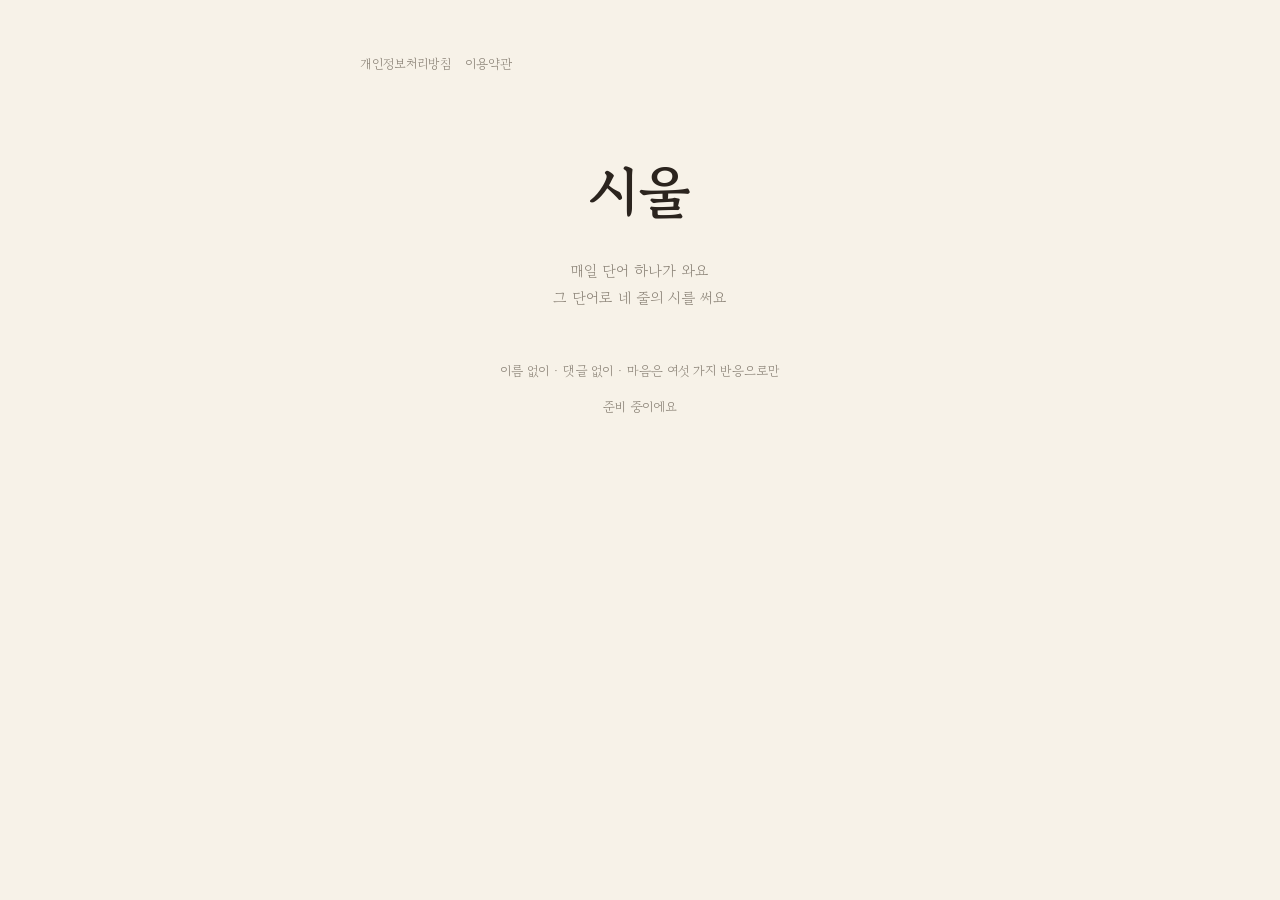
<file: index.html>
<!doctype html>
<html lang="ko">
<head>
<meta charset="utf-8">
<meta name="viewport" content="width=device-width, initial-scale=1">
<title>시울</title>
<link rel="preconnect" href="https://fonts.googleapis.com">
<link href="https://fonts.googleapis.com/css2?family=Gowun+Batang:wght@400;700&display=swap" rel="stylesheet">
<link rel="stylesheet" href="style.css">
</head>
<body>
<main>
  <nav><a href="privacy.html">개인정보처리방침</a><a href="terms.html">이용약관</a></nav>
  <div class="word">시울</div>
  <p class="hint">매일 단어 하나가 와요<br>그 단어로 네 줄의 시를 써요</p>
  <p class="center muted" style="margin-top:48px">이름 없이 · 댓글 없이 · 마음은 여섯 가지 반응으로만</p>
  <p class="center muted" id="preview">준비 중이에요</p>
</main>
</body>
</html>
</file>
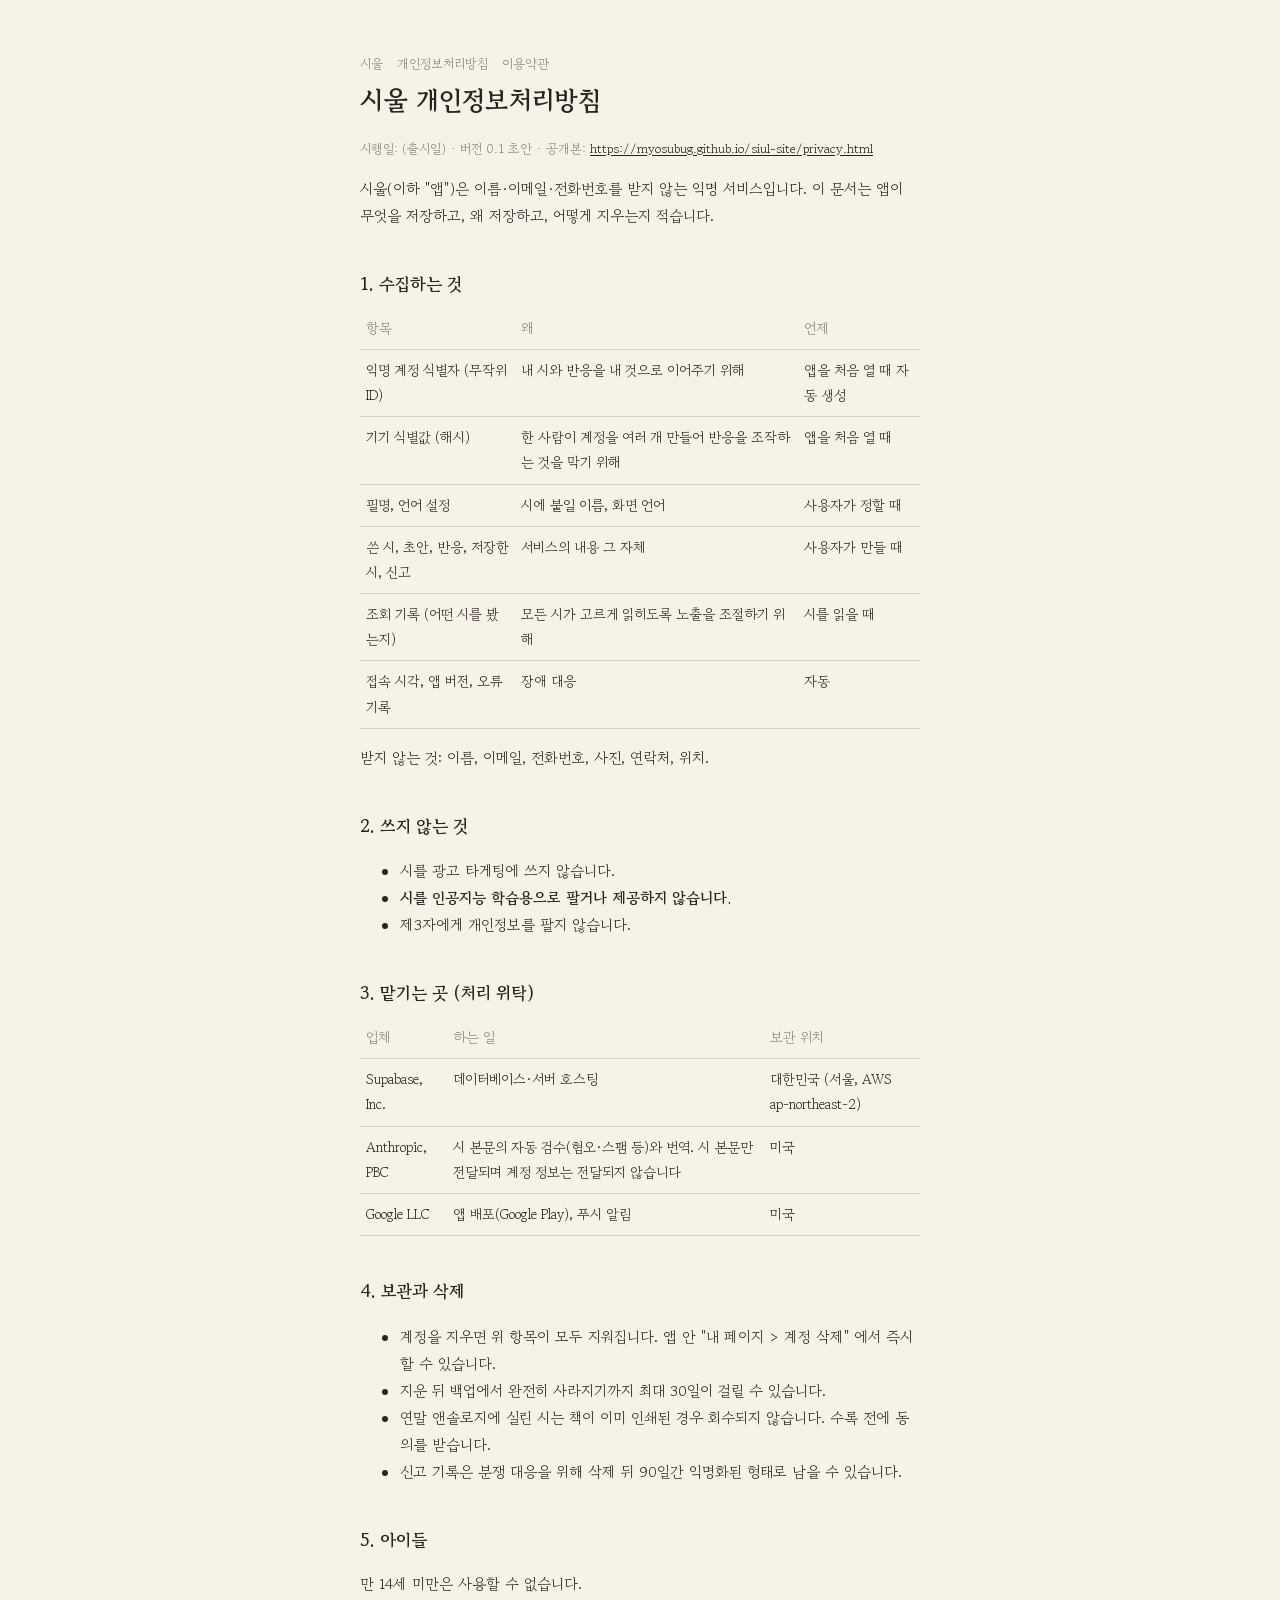
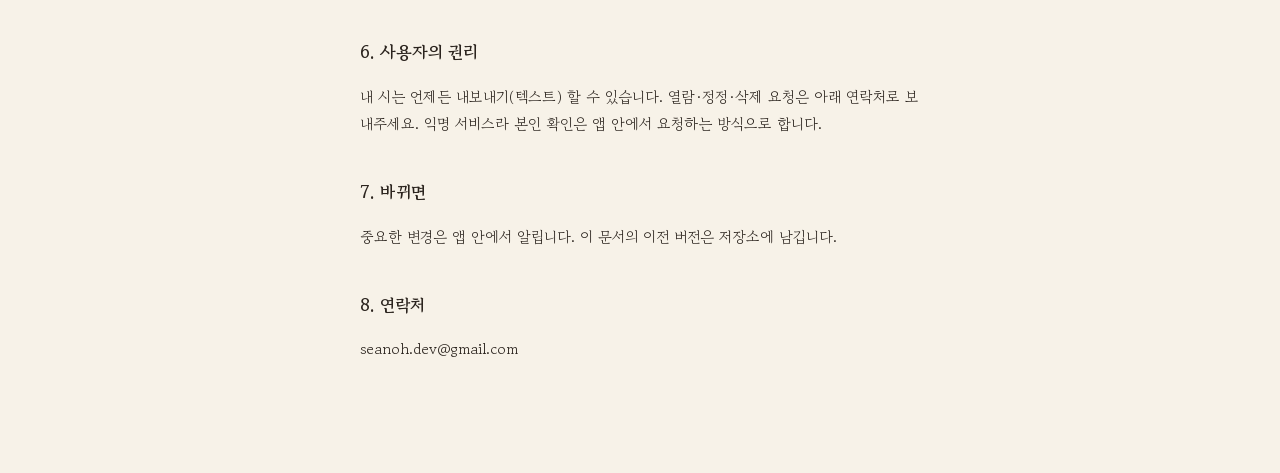
<file: privacy.html>
<!doctype html>
<html lang="ko">
<head>
<meta charset="utf-8">
<meta name="viewport" content="width=device-width, initial-scale=1">
<title>시울 개인정보처리방침</title>
<link rel="preconnect" href="https://fonts.googleapis.com">
<link href="https://fonts.googleapis.com/css2?family=Gowun+Batang:wght@400;700&display=swap" rel="stylesheet">
<link rel="stylesheet" href="style.css">
</head>
<body>
<main>
  <nav><a href="index.html">시울</a><a href="privacy.html">개인정보처리방침</a><a href="terms.html">이용약관</a></nav>
<h1>시울 개인정보처리방침</h1>
<p class="muted">시행일: (출시일)  ·  버전 0.1 초안  ·  공개본: <a href="https://myosubug.github.io/siul-site/privacy.html">https://myosubug.github.io/siul-site/privacy.html</a></p>
<p>시울(이하 &quot;앱&quot;)은 이름·이메일·전화번호를 받지 않는 익명 서비스입니다. 이 문서는 앱이 무엇을 저장하고, 왜 저장하고, 어떻게 지우는지 적습니다.</p>
<h2>1. 수집하는 것</h2>
<table>
<tr><th>항목</th><th>왜</th><th>언제</th></tr>
<tr><td>익명 계정 식별자 (무작위 ID)</td><td>내 시와 반응을 내 것으로 이어주기 위해</td><td>앱을 처음 열 때 자동 생성</td></tr>
<tr><td>기기 식별값 (해시)</td><td>한 사람이 계정을 여러 개 만들어 반응을 조작하는 것을 막기 위해</td><td>앱을 처음 열 때</td></tr>
<tr><td>필명, 언어 설정</td><td>시에 붙일 이름, 화면 언어</td><td>사용자가 정할 때</td></tr>
<tr><td>쓴 시, 초안, 반응, 저장한 시, 신고</td><td>서비스의 내용 그 자체</td><td>사용자가 만들 때</td></tr>
<tr><td>조회 기록 (어떤 시를 봤는지)</td><td>모든 시가 고르게 읽히도록 노출을 조절하기 위해</td><td>시를 읽을 때</td></tr>
<tr><td>접속 시각, 앱 버전, 오류 기록</td><td>장애 대응</td><td>자동</td></tr>
</table>
<p>받지 않는 것: 이름, 이메일, 전화번호, 사진, 연락처, 위치.</p>
<h2>2. 쓰지 않는 것</h2>
<ul>
<li>시를 광고 타게팅에 쓰지 않습니다.</li>
<li><strong>시를 인공지능 학습용으로 팔거나 제공하지 않습니다.</strong></li>
<li>제3자에게 개인정보를 팔지 않습니다.</li>
</ul>
<h2>3. 맡기는 곳 (처리 위탁)</h2>
<table>
<tr><th>업체</th><th>하는 일</th><th>보관 위치</th></tr>
<tr><td>Supabase, Inc.</td><td>데이터베이스·서버 호스팅</td><td>대한민국 (서울, AWS ap-northeast-2)</td></tr>
<tr><td>Anthropic, PBC</td><td>시 본문의 자동 검수(혐오·스팸 등)와 번역. 시 본문만 전달되며 계정 정보는 전달되지 않습니다</td><td>미국</td></tr>
<tr><td>Google LLC</td><td>앱 배포(Google Play), 푸시 알림</td><td>미국</td></tr>
</table>
<h2>4. 보관과 삭제</h2>
<ul>
<li>계정을 지우면 위 항목이 모두 지워집니다. 앱 안 &quot;내 페이지 &gt; 계정 삭제&quot; 에서 즉시 할 수 있습니다.</li>
<li>지운 뒤 백업에서 완전히 사라지기까지 최대 30일이 걸릴 수 있습니다.</li>
<li>연말 앤솔로지에 실린 시는 책이 이미 인쇄된 경우 회수되지 않습니다. 수록 전에 동의를 받습니다.</li>
<li>신고 기록은 분쟁 대응을 위해 삭제 뒤 90일간 익명화된 형태로 남을 수 있습니다.</li>
</ul>
<h2>5. 아이들</h2>
<p>만 14세 미만은 사용할 수 없습니다.</p>
<h2>6. 사용자의 권리</h2>
<p>내 시는 언제든 내보내기(텍스트) 할 수 있습니다. 열람·정정·삭제 요청은 아래 연락처로 보내주세요. 익명 서비스라 본인 확인은 앱 안에서 요청하는 방식으로 합니다.</p>
<h2>7. 바뀌면</h2>
<p>중요한 변경은 앱 안에서 알립니다. 이 문서의 이전 버전은 저장소에 남깁니다.</p>
<h2>8. 연락처</h2>
<p>seanoh.dev@gmail.com</p>
</main>
</body>
</html>
</file>
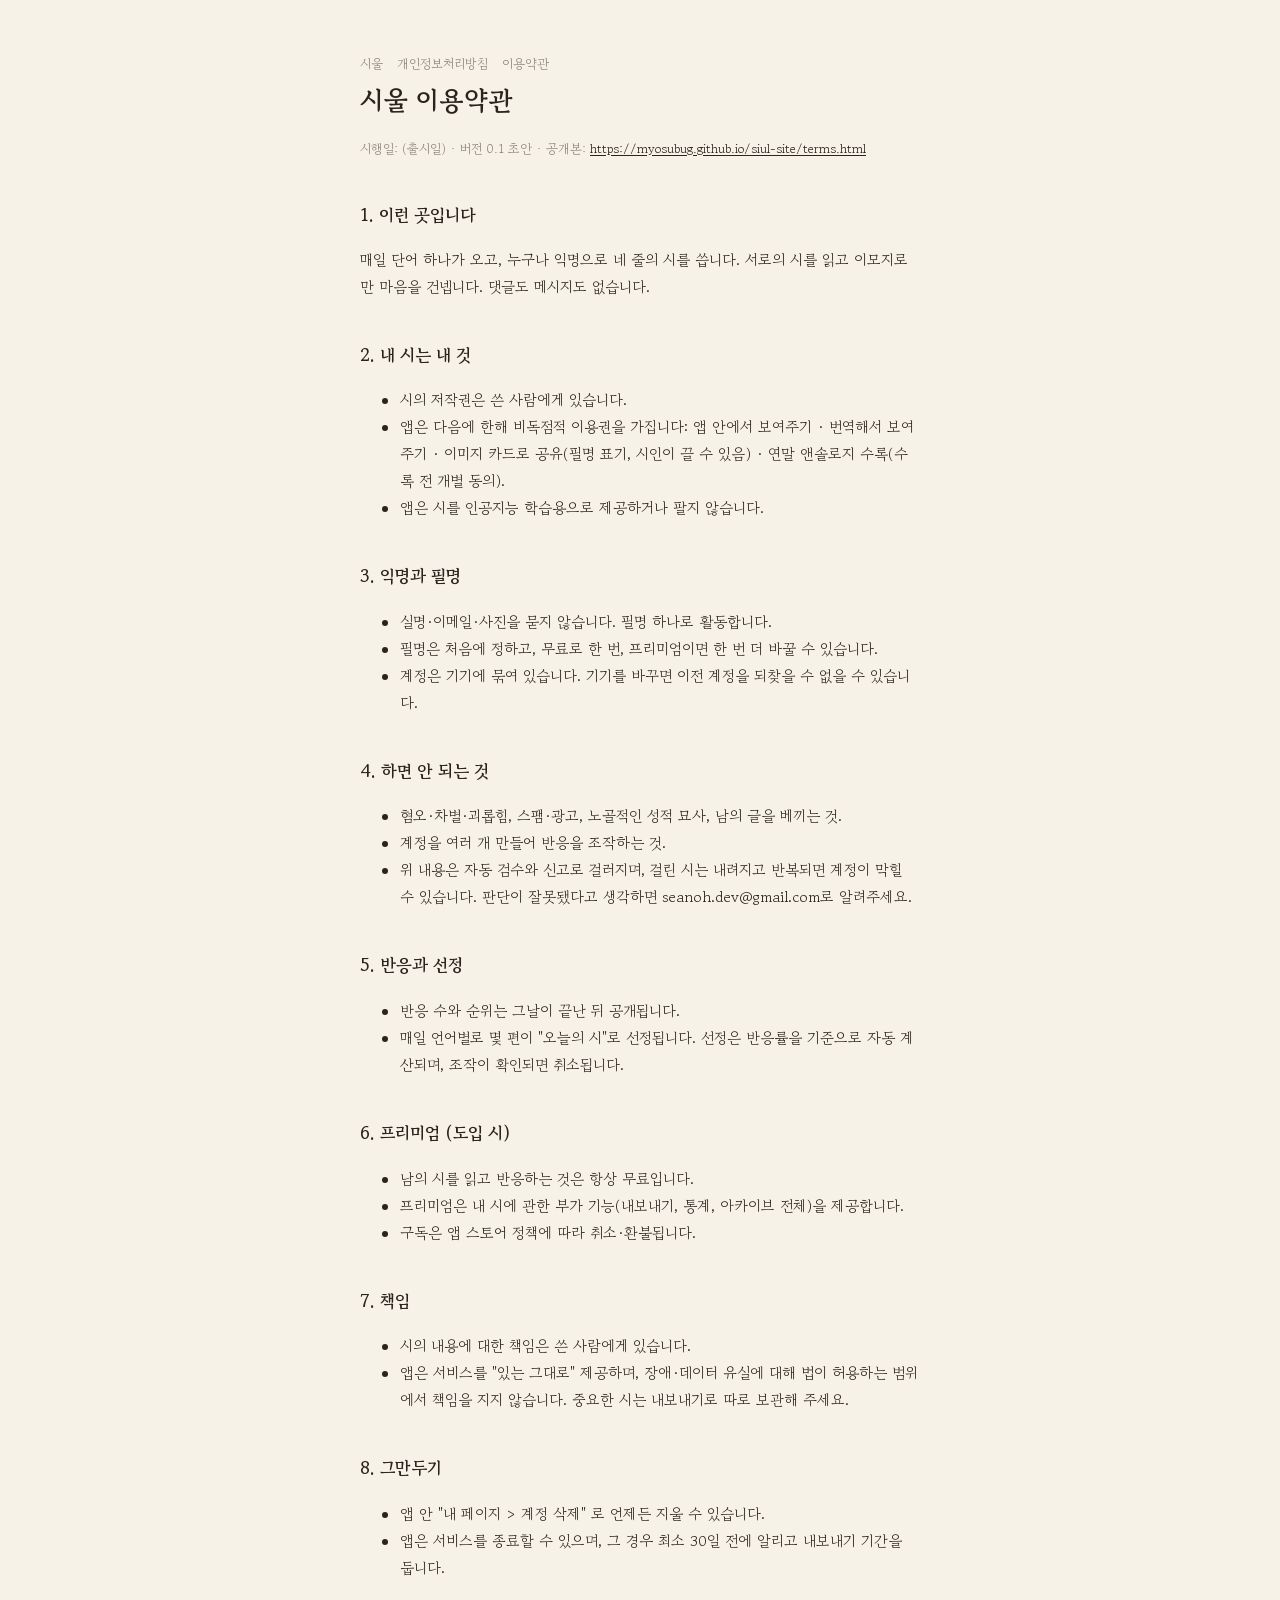
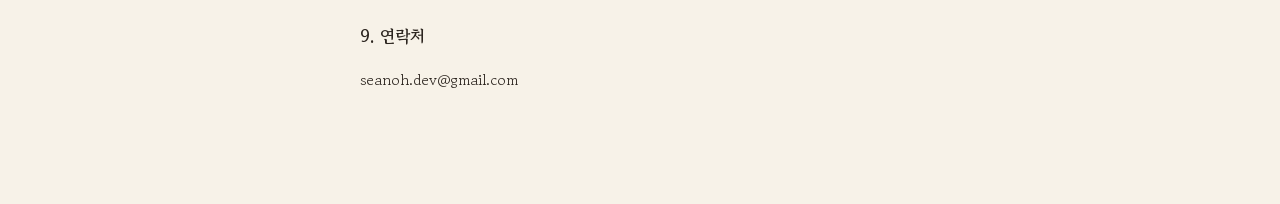
<file: terms.html>
<!doctype html>
<html lang="ko">
<head>
<meta charset="utf-8">
<meta name="viewport" content="width=device-width, initial-scale=1">
<title>시울 이용약관</title>
<link rel="preconnect" href="https://fonts.googleapis.com">
<link href="https://fonts.googleapis.com/css2?family=Gowun+Batang:wght@400;700&display=swap" rel="stylesheet">
<link rel="stylesheet" href="style.css">
</head>
<body>
<main>
  <nav><a href="index.html">시울</a><a href="privacy.html">개인정보처리방침</a><a href="terms.html">이용약관</a></nav>
<h1>시울 이용약관</h1>
<p class="muted">시행일: (출시일)  ·  버전 0.1 초안  ·  공개본: <a href="https://myosubug.github.io/siul-site/terms.html">https://myosubug.github.io/siul-site/terms.html</a></p>
<h2>1. 이런 곳입니다</h2>
<p>매일 단어 하나가 오고, 누구나 익명으로 네 줄의 시를 씁니다. 서로의 시를 읽고 이모지로만 마음을 건넵니다. 댓글도 메시지도 없습니다.</p>
<h2>2. 내 시는 내 것</h2>
<ul>
<li>시의 저작권은 쓴 사람에게 있습니다.</li>
<li>앱은 다음에 한해 비독점적 이용권을 가집니다: 앱 안에서 보여주기 · 번역해서 보여주기 · 이미지 카드로 공유(필명 표기, 시인이 끌 수 있음) · 연말 앤솔로지 수록(수록 전 개별 동의).</li>
<li>앱은 시를 인공지능 학습용으로 제공하거나 팔지 않습니다.</li>
</ul>
<h2>3. 익명과 필명</h2>
<ul>
<li>실명·이메일·사진을 묻지 않습니다. 필명 하나로 활동합니다.</li>
<li>필명은 처음에 정하고, 무료로 한 번, 프리미엄이면 한 번 더 바꿀 수 있습니다.</li>
<li>계정은 기기에 묶여 있습니다. 기기를 바꾸면 이전 계정을 되찾을 수 없을 수 있습니다.</li>
</ul>
<h2>4. 하면 안 되는 것</h2>
<ul>
<li>혐오·차별·괴롭힘, 스팸·광고, 노골적인 성적 묘사, 남의 글을 베끼는 것.</li>
<li>계정을 여러 개 만들어 반응을 조작하는 것.</li>
<li>위 내용은 자동 검수와 신고로 걸러지며, 걸린 시는 내려지고 반복되면 계정이 막힐 수 있습니다. 판단이 잘못됐다고 생각하면 seanoh.dev@gmail.com로 알려주세요.</li>
</ul>
<h2>5. 반응과 선정</h2>
<ul>
<li>반응 수와 순위는 그날이 끝난 뒤 공개됩니다.</li>
<li>매일 언어별로 몇 편이 &quot;오늘의 시&quot;로 선정됩니다. 선정은 반응률을 기준으로 자동 계산되며, 조작이 확인되면 취소됩니다.</li>
</ul>
<h2>6. 프리미엄 (도입 시)</h2>
<ul>
<li>남의 시를 읽고 반응하는 것은 항상 무료입니다.</li>
<li>프리미엄은 내 시에 관한 부가 기능(내보내기, 통계, 아카이브 전체)을 제공합니다.</li>
<li>구독은 앱 스토어 정책에 따라 취소·환불됩니다.</li>
</ul>
<h2>7. 책임</h2>
<ul>
<li>시의 내용에 대한 책임은 쓴 사람에게 있습니다.</li>
<li>앱은 서비스를 &quot;있는 그대로&quot; 제공하며, 장애·데이터 유실에 대해 법이 허용하는 범위에서 책임을 지지 않습니다. 중요한 시는 내보내기로 따로 보관해 주세요.</li>
</ul>
<h2>8. 그만두기</h2>
<ul>
<li>앱 안 &quot;내 페이지 &gt; 계정 삭제&quot; 로 언제든 지울 수 있습니다.</li>
<li>앱은 서비스를 종료할 수 있으며, 그 경우 최소 30일 전에 알리고 내보내기 기간을 둡니다.</li>
</ul>
<h2>9. 연락처</h2>
<p>seanoh.dev@gmail.com</p>
</main>
</body>
</html>
</file>
<file: style.css>
:root { --paper:#F7F2E8; --ink:#2B241E; --muted:#8C8478; --line:#D8D0C2; }
@media (prefers-color-scheme: dark) { :root { --paper:#1B1815; --ink:#E8E1D6; --muted:#8A8177; --line:#3A342E; } }
html { background: var(--paper); }
body { margin:0; color:var(--ink); background:var(--paper); font-family:"Gowun Batang", Georgia, serif; line-height:1.8; }
main { max-width:560px; margin:0 auto; padding:48px 28px 96px; }
h1 { font-size:26px; margin:0 0 4px; }
h2 { font-size:17px; margin:40px 0 8px; }
p, li { font-size:15px; }
.muted { color:var(--muted); font-size:13px; }
table { border-collapse:collapse; width:100%; font-size:14px; }
th, td { text-align:left; padding:8px 6px; border-bottom:1px solid var(--line); vertical-align:top; }
th { color:var(--muted); font-weight:400; }
a { color:var(--ink); }
nav a { color:var(--muted); text-decoration:none; font-size:13px; margin-right:14px; }
.word { font-size:56px; font-weight:700; text-align:center; margin:64px 0 8px; }
.hint { text-align:center; color:var(--muted); }
.center { text-align:center; }
</file>
